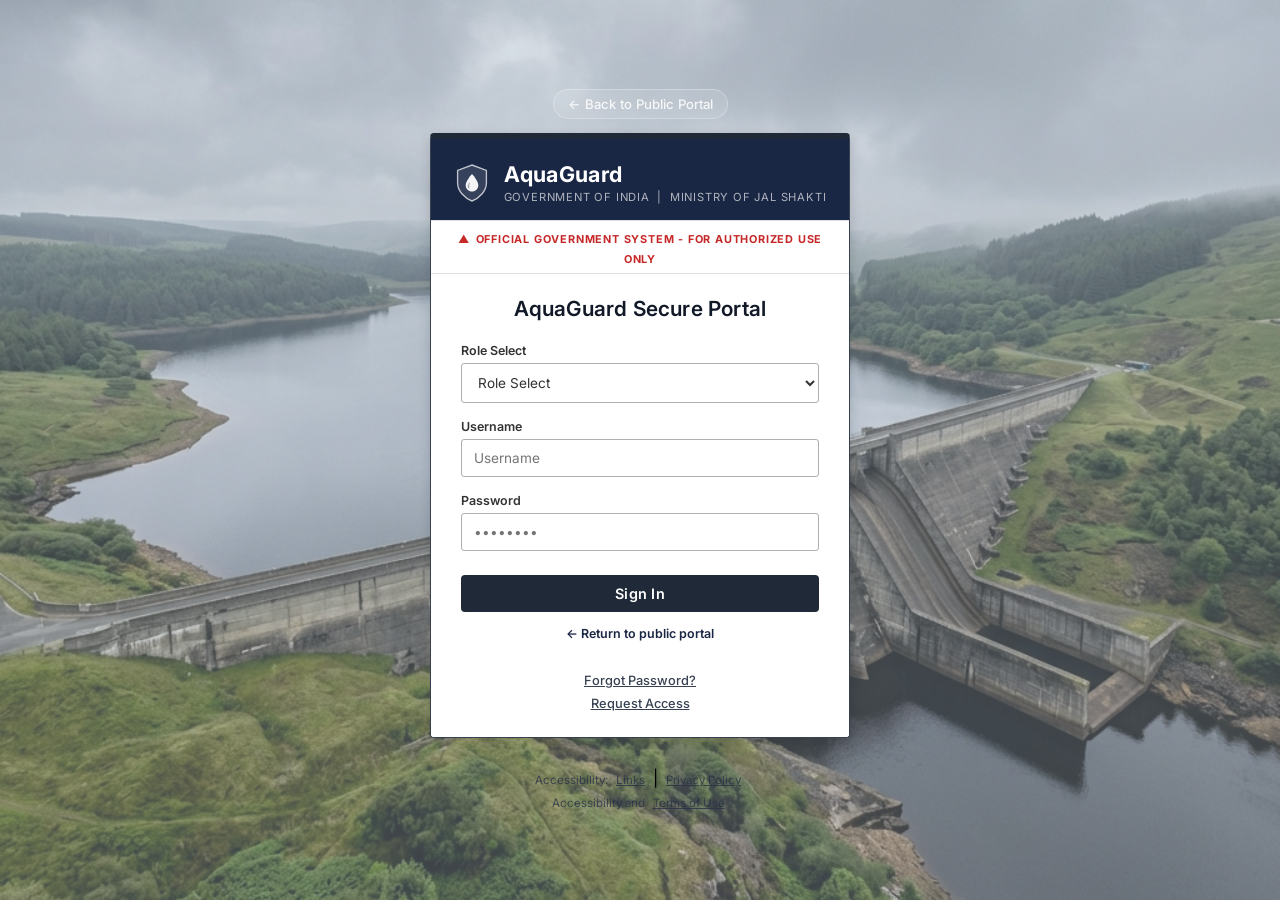
<file: login.html>
<!DOCTYPE html>
<html lang="en">
<head>
    <meta charset="UTF-8">
    <meta name="viewport" content="width=device-width, initial-scale=1.0">
    <title>AquaGuard — Secure Portal Login</title>
    <link rel="preconnect" href="https://fonts.googleapis.com">
    <link href="https://fonts.googleapis.com/css2?family=Inter:wght@400;500;600;700&display=swap" rel="stylesheet">
    <style>
        *, *::before, *::after { margin: 0; padding: 0; box-sizing: border-box; }

        body, html {
            width: 100%; height: 100%;
            font-family: 'Inter', -apple-system, BlinkMacSystemFont, sans-serif;
            overflow: hidden;
        }

        /* ---- Background ---- */
        .login-bg {
            position: fixed; top: 0; left: 0; width: 100%; height: 100%;
            background: url('/static/images/water_bg.png') center/cover no-repeat;
            z-index: 0;
        }
        .login-bg::after {
            content: '';
            position: absolute; top: 0; left: 0; width: 100%; height: 100%;
            background: rgba(180, 195, 210, 0.35);
        }

        /* ---- Centered Card ---- */
        .login-wrapper {
            position: relative; z-index: 10;
            width: 100%; height: 100%;
            display: flex; flex-direction: column;
            align-items: center; justify-content: center;
        }

        .login-card {
            width: 420px;
            max-width: 92vw;
            background: #ffffff;
            border: 1px solid #374151;
            border-top: 6px solid #1f2937;
            border-radius: 4px;
            box-shadow: 0 4px 12px rgba(0, 0, 0, 0.15);
            overflow: hidden;
        }

        /* ---- Logo Header ---- */
        .logo-header {
            display: flex;
            align-items: center;
            justify-content: center;
            gap: 14px;
            padding: 22px 20px 16px;
            background: #1a2744;
        }
        .logo-header .logo-text h2 {
            margin: 0;
            font-size: 1.35rem;
            font-weight: 700;
            color: white;
            letter-spacing: 0.3px;
        }
        .logo-header .logo-text p {
            margin: 3px 0 0;
            font-size: 0.7rem;
            color: rgba(255,255,255,0.65);
            text-transform: uppercase;
            letter-spacing: 0.8px;
        }

        /* ---- Official Warning Banner ---- */
        .official-banner {
            background: #fff;
            padding: 6px 15px;
            text-align: center;
            border-top: 1px solid #e0e0e0;
            border-bottom: 1px solid #e0e0e0;
        }

        .official-banner span {
            color: #c62828;
            font-size: 0.68rem;
            font-weight: 700;
            letter-spacing: 0.8px;
            text-transform: uppercase;
        }

        .official-banner .triangle {
            color: #c62828;
            margin-right: 6px;
        }

        /* ---- Form Body ---- */
        .form-body {
            padding: 22px 30px 20px;
            background: #fff;
        }

        .form-body h2 {
            font-size: 1.3rem;
            font-weight: 600;
            color: #111827;
            text-align: center;
            margin-bottom: 22px;
            letter-spacing: 0.2px;
        }

        .form-group {
            margin-bottom: 16px;
        }

        .form-group label {
            display: block;
            font-size: 0.78rem;
            font-weight: 600;
            color: #333;
            margin-bottom: 5px;
        }

        .form-control {
            width: 100%;
            padding: 10px 12px;
            font-size: 0.85rem;
            font-family: 'Inter', sans-serif;
            border: 1px solid #b0b0b0;
            border-radius: 3px;
            background: #fff;
            color: #333;
            outline: none;
            transition: border-color 0.2s;
        }

        .form-control:focus {
            border-color: #1a2744;
            box-shadow: 0 0 0 2px rgba(26, 39, 68, 0.12);
        }

        select.form-control {
            cursor: pointer;
            appearance: auto;
        }

        .login-btn {
            width: 100%;
            padding: 10px;
            margin-top: 8px;
            background: #1f2937;
            color: #fff;
            border: none;
            border-radius: 4px;
            font-size: 0.9rem;
            font-weight: 600;
            font-family: 'Inter', sans-serif;
            cursor: pointer;
            transition: background 0.2s;
            letter-spacing: 0.3px;
        }

        .login-btn:hover { background: #263a5c; }
        .login-btn:disabled { background: #8899aa; cursor: not-allowed; }

        /* ---- Links ---- */
        .form-links {
            text-align: center;
            padding: 12px 30px 18px;
            background: #fff;
        }

        .form-links a {
            display: block;
            color: #374151;
            font-size: 0.8rem;
            text-decoration: underline;
            margin-bottom: 8px;
            cursor: pointer;
            font-weight: 500;
        }

        .form-links a:hover { color: #1f2937; }

        /* ---- Error ---- */
        .error-msg {
            display: none;
            color: #c62828;
            font-size: 0.8rem;
            margin-top: 12px;
            text-align: center;
            background: #fef2f2;
            border: 1px solid #fca5a5;
            padding: 8px;
            border-radius: 3px;
        }

        .lock-container {
            text-align: center;
            margin-bottom: 10px;
            display: none;
        }
        .lock-container span { font-size: 2.5rem; }

        /* ---- Footer ---- */
        .login-footer {
            text-align: center;
            padding: 16px 0 0;
            position: relative; z-index: 10;
            margin-top: 14px;
        }

        .login-footer span, .login-footer a {
            font-size: 0.72rem;
            color: rgba(40, 50, 70, 0.8);
        }

        .login-footer a {
            text-decoration: underline;
            cursor: pointer;
            margin: 0 4px;
        }

        .login-footer a:hover { color: #1a2744; }

        .login-footer .line2 {
            margin-top: 3px;
        }

        /* ---- Back Button ---- */
        .back-link {
            margin-bottom: 14px;
            text-align: center;
        }
        .back-link a {
            color: rgba(255,255,255,0.85);
            text-decoration: none;
            font-size: 0.82rem;
            font-weight: 500;
            display: inline-flex;
            align-items: center;
            gap: 6px;
            padding: 6px 14px;
            border: 1px solid rgba(255,255,255,0.3);
            border-radius: 20px;
            backdrop-filter: blur(4px);
            background: rgba(255,255,255,0.1);
            transition: all 0.2s;
        }
        .back-link a:hover {
            background: rgba(255,255,255,0.2);
            border-color: rgba(255,255,255,0.6);
            color: white;
        }

        /* ---- Return Link inside form ---- */
        .return-link {
            text-align: center;
            margin-top: 14px;
            font-size: 0.78rem;
            color: #6b7280;
        }
        .return-link a {
            color: #1a2744;
            text-decoration: none;
            font-weight: 600;
        }
        .return-link a:hover { text-decoration: underline; }
    </style>
</head>
<body>
    <div class="login-bg"></div>

    <div class="login-wrapper">
        <!-- Back Button -->
        <div class="back-link">
            <a href="/">&#8592; Back to Public Portal</a>
        </div>

        <div class="login-card">
            <!-- Logo Header -->
            <div class="logo-header">
                <svg width="36" height="40" viewBox="0 0 40 44" fill="none" xmlns="http://www.w3.org/2000/svg">
                  <path d="M20 2 L36 8 L36 22 C36 31 28 39 20 42 C12 39 4 31 4 22 L4 8 Z"
                        fill="rgba(255,255,255,0.12)" stroke="rgba(255,255,255,0.7)" stroke-width="1.5"/>
                  <path d="M20 12 C20 12, 13 19.5, 13 24.5 C13 28.4 16.1 31.5 20 31.5 C23.9 31.5 27 28.4 27 24.5 C27 19.5 20 12 20 12Z"
                        fill="white" opacity="0.95"/>
                  <path d="M17 22 C16 23.5, 15.5 25.5, 16.5 27.5"
                        stroke="rgba(26,39,68,0.4)" stroke-width="1.2" stroke-linecap="round" fill="none"/>
                </svg>
                <div class="logo-text">
                    <h2>AquaGuard</h2>
                    <p>Government of India &nbsp;|&nbsp; Ministry of Jal Shakti</p>
                </div>
            </div>

            <!-- Official Banner -->
            <div class="official-banner">
                <span><span class="triangle">▲</span>OFFICIAL GOVERNMENT SYSTEM - FOR AUTHORIZED USE ONLY</span>
            </div>

            <!-- Form -->
            <div class="form-body">
                <h2>AquaGuard Secure Portal</h2>

                <div class="lock-container" id="lock-icon">
                    <span>🔐</span>
                </div>

                <div class="form-group">
                    <label>Role Select</label>
                    <select class="form-control" id="role-select">
                        <option value="">Role Select</option>
                        <option value="admin">Admin</option>
                        <option value="officer">District Officer</option>
                        <option value="inspector">Field Inspector</option>
                        <option value="guest">Public View</option>
                    </select>
                </div>

                <div class="form-group">
                    <label>Username</label>
                    <input type="text" id="username" class="form-control" placeholder="Username">
                </div>

                <div class="form-group" id="pass-group">
                    <label>Password</label>
                    <input type="password" id="password" class="form-control" placeholder="••••••••">
                </div>

                <div class="form-group" id="twofa-group" style="display: none;">
                    <label>Two-Factor Auth Code</label>
                    <input type="text" id="twofa-code" class="form-control" placeholder="Enter 6-digit code" maxlength="6">
                    <small style="color:#6b7280; font-size: 0.7rem;">Enter any 6 digits for this demo.</small>
                </div>

                <button class="login-btn" id="login-btn" onclick="attemptLogin()">Sign In</button>

                <div class="error-msg" id="error-msg">Invalid credentials — Attempt <span id="attempt-count">1</span>/3</div>

                <div class="return-link">
                    <a href="/">&#8592; Return to public portal</a>
                </div>
            </div>

            <!-- Links -->
            <div class="form-links">
                <a href="javascript:void(0)" onclick="openForgotModal()">Forgot Password?</a>
                <a href="javascript:void(0)" onclick="openRequestModal()">Request Access</a>
            </div>
        </div>

        <!-- Footer -->
        <div class="login-footer">
            <div>
                <span>Accessibility:</span>
                <a href="javascript:void(0)">Links</a> |
                <a href="javascript:void(0)">Privacy Policy</a>
            </div>
            <div class="line2">
                <span>Accessibility and</span>
                <a href="javascript:void(0)">Terms of Use</a>
            </div>
        </div>
    </div>

    <!-- Forgot Password Modal -->
    <div id="forgotModal" style="display:none;position:fixed;inset:0;background:rgba(0,0,0,0.6);z-index:9999;align-items:center;justify-content:center;" onclick="if(event.target===this)closeLModal('forgotModal')">
      <div style="background:#fff;border-radius:6px;width:400px;max-width:92vw;box-shadow:0 20px 60px rgba(0,0,0,0.4);overflow:hidden;">
        <div style="background:#1a2744;color:white;padding:1rem 1.5rem;display:flex;justify-content:space-between;align-items:center;">
          <div style="font-weight:700;">🔑 Forgot Password</div>
          <button onclick="closeLModal('forgotModal')" style="background:rgba(255,255,255,0.15);border:none;color:white;font-size:1.1rem;cursor:pointer;padding:3px 10px;border-radius:4px;">✕</button>
        </div>
        <div style="padding:1.5rem;">
          <p style="color:#64748b;font-size:0.88rem;margin-bottom:1.2rem;">Enter your employee ID and department. A reset link will be sent to your registered government email address.</p>
          <div style="margin-bottom:1rem;">
            <label style="display:block;font-size:0.8rem;font-weight:600;margin-bottom:5px;color:#334155;">Employee ID / Username</label>
            <input type="text" id="forgot-user" placeholder="e.g. admin or EMP-2024-001" style="width:100%;padding:9px 12px;border:1px solid #cbd5e1;border-radius:4px;font-size:0.9rem;font-family:inherit;">
          </div>
          <div style="margin-bottom:1.2rem;">
            <label style="display:block;font-size:0.8rem;font-weight:600;margin-bottom:5px;color:#334155;">Department</label>
            <select id="forgot-dept" style="width:100%;padding:9px 12px;border:1px solid #cbd5e1;border-radius:4px;font-size:0.9rem;font-family:inherit;">
              <option value="">Select Department</option>
              <option>Water Resources — Assam</option>
              <option>Water Resources — Manipur</option>
              <option>Water Resources — Nagaland</option>
              <option>Central Administration</option>
            </select>
          </div>
          <div id="forgot-msg" style="display:none;padding:10px;border-radius:4px;font-size:0.85rem;margin-bottom:1rem;"></div>
          <div style="display:flex;gap:8px;justify-content:flex-end;">
            <button onclick="closeLModal('forgotModal')" style="background:#f1f5f9;border:1px solid #cbd5e1;padding:8px 18px;border-radius:4px;cursor:pointer;font-weight:600;font-size:0.88rem;">Cancel</button>
            <button onclick="submitForgot()" style="background:#1a2744;color:white;border:none;padding:8px 18px;border-radius:4px;cursor:pointer;font-weight:600;font-size:0.88rem;">Send Reset Link</button>
          </div>
        </div>
      </div>
    </div>

    <!-- Request Access Modal -->
    <div id="requestModal" style="display:none;position:fixed;inset:0;background:rgba(0,0,0,0.6);z-index:9999;align-items:center;justify-content:center;" onclick="if(event.target===this)closeLModal('requestModal')">
      <div style="background:#fff;border-radius:6px;width:440px;max-width:92vw;max-height:90vh;overflow-y:auto;box-shadow:0 20px 60px rgba(0,0,0,0.4);overflow:hidden;">
        <div style="background:#1a2744;color:white;padding:1rem 1.5rem;display:flex;justify-content:space-between;align-items:center;">
          <div style="font-weight:700;">📋 Request Portal Access</div>
          <button onclick="closeLModal('requestModal')" style="background:rgba(255,255,255,0.15);border:none;color:white;font-size:1.1rem;cursor:pointer;padding:3px 10px;border-radius:4px;">✕</button>
        </div>
        <div style="padding:1.5rem;">
          <div style="background:#fef3c7;border-left:3px solid #f59e0b;padding:10px 12px;border-radius:3px;font-size:0.82rem;color:#92400e;margin-bottom:1.2rem;">⚠️ Access is granted only to authorised Government of India personnel. Applications are subject to departmental approval.</div>
          <div style="margin-bottom:0.9rem;">
            <label style="display:block;font-size:0.8rem;font-weight:600;margin-bottom:4px;color:#334155;">Full Name *</label>
            <input type="text" id="req-name" placeholder="As per government records" style="width:100%;padding:8px 12px;border:1px solid #cbd5e1;border-radius:4px;font-size:0.88rem;font-family:inherit;">
          </div>
          <div style="margin-bottom:0.9rem;">
            <label style="display:block;font-size:0.8rem;font-weight:600;margin-bottom:4px;color:#334155;">Employee ID *</label>
            <input type="text" id="req-empid" placeholder="e.g. EMP-2024-001" style="width:100%;padding:8px 12px;border:1px solid #cbd5e1;border-radius:4px;font-size:0.88rem;font-family:inherit;">
          </div>
          <div style="margin-bottom:0.9rem;">
            <label style="display:block;font-size:0.8rem;font-weight:600;margin-bottom:4px;color:#334155;">Official Email *</label>
            <input type="email" id="req-email" placeholder="name@gov.in" style="width:100%;padding:8px 12px;border:1px solid #cbd5e1;border-radius:4px;font-size:0.88rem;font-family:inherit;">
          </div>
          <div style="margin-bottom:0.9rem;">
            <label style="display:block;font-size:0.8rem;font-weight:600;margin-bottom:4px;color:#334155;">Role Required *</label>
            <select id="req-role" style="width:100%;padding:8px 12px;border:1px solid #cbd5e1;border-radius:4px;font-size:0.88rem;font-family:inherit;">
              <option value="">Select Role</option>
              <option>District Water Officer</option>
              <option>Field Inspector</option>
              <option>Data Analyst</option>
              <option>State Coordinator</option>
            </select>
          </div>
          <div style="margin-bottom:1.2rem;">
            <label style="display:block;font-size:0.8rem;font-weight:600;margin-bottom:4px;color:#334155;">Justification</label>
            <textarea id="req-reason" placeholder="Briefly describe why you need access..." style="width:100%;padding:8px 12px;border:1px solid #cbd5e1;border-radius:4px;font-size:0.88rem;font-family:inherit;min-height:70px;resize:vertical;"></textarea>
          </div>
          <div id="req-msg" style="display:none;padding:10px;border-radius:4px;font-size:0.85rem;margin-bottom:1rem;"></div>
          <div style="display:flex;gap:8px;justify-content:flex-end;">
            <button onclick="closeLModal('requestModal')" style="background:#f1f5f9;border:1px solid #cbd5e1;padding:8px 18px;border-radius:4px;cursor:pointer;font-weight:600;font-size:0.88rem;">Cancel</button>
            <button onclick="submitRequest()" style="background:#1a2744;color:white;border:none;padding:8px 18px;border-radius:4px;cursor:pointer;font-weight:600;font-size:0.88rem;">Submit Application</button>
          </div>
        </div>
      </div>
    </div>

    <script>
        let attempts = 0;
        let locked = false;


        async function attemptLogin() {
            if (locked) return;

            const btn = document.getElementById('login-btn');
            const user = document.getElementById('username').value;
            const pass = document.getElementById('password').value;
            const err = document.getElementById('error-msg');
            const attemptSpan = document.getElementById('attempt-count');

            const twoFaGroup = document.getElementById('twofa-group');
            const twoFaCode = document.getElementById('twofa-code').value;

            // Mock 2FA step
            if (twoFaGroup.style.display === 'none') {
                // Initial check of credentials
                btn.innerHTML = 'Verifying Credentials...';
                btn.disabled = true;

                try {
                    const res = await fetch('/login', {
                        method: 'POST',
                        headers: {'Content-Type': 'application/json'},
                        body: JSON.stringify({username: user, password: pass})
                    });
                    const data = await res.json();
                    
                    if (data.success) {
                        // Show 2FA input
                        document.getElementById('role-select').parentElement.style.display = 'none';
                        document.getElementById('username').parentElement.style.display = 'none';
                        document.getElementById('pass-group').style.display = 'none';
                        twoFaGroup.style.display = 'block';
                        btn.innerHTML = 'Verify Code';
                        btn.disabled = false;
                        document.getElementById('twofa-code').focus();
                    } else {
                        handleFailure(err, attemptSpan, btn);
                    }
                } catch (e) {
                    handleFailure(err, attemptSpan, btn);
                }
                return;
            }

            // 2FA verification step
            if (twoFaCode.length < 6) {
                err.innerHTML = 'Please enter a 6-digit code.';
                err.style.display = 'block';
                return;
            }

            btn.innerHTML = 'Authenticating...';
            btn.disabled = true;

            try {
                const res = await fetch('/login', {
                    method: 'POST',
                    headers: {'Content-Type': 'application/json'},
                    body: JSON.stringify({username: user, password: pass})
                });

                const data = await res.json();

                if (data.success) {
                    localStorage.setItem('user_role', data.role);
                    localStorage.setItem('username', data.username);
                    localStorage.setItem('jwt_exp', Math.floor(Date.now() / 1000) + 7200);

                    btn.innerHTML = 'Success — Redirecting...';
                    setTimeout(() => window.location.href = data.redirect, 800);
                } else {
                    handleFailure(err, attemptSpan, btn);
                }
            } catch (e) {
                handleFailure(err, attemptSpan, btn);
            }
        }

        function handleFailure(err, attemptSpan, btn) {
            attempts++;
            err.style.display = 'block';
            attemptSpan.innerText = attempts;

            if (attempts >= 3) {
                locked = true;
                err.innerHTML = 'Account locked. Try again in <span id="lock-timer">300</span>s';
                document.getElementById('lock-icon').style.display = 'block';
                startLockTimer(300);
            } else {
                btn.innerHTML = 'Sign In';
                btn.disabled = false;
            }
        }

        function startLockTimer(seconds) {
            let s = seconds;
            const timer = setInterval(() => {
                s--;
                const el = document.getElementById('lock-timer');
                if(el) el.innerText = s;
                if (s <= 0) {
                    clearInterval(timer);
                    locked = false;
                    attempts = 0;
                    document.getElementById('error-msg').style.display = 'none';
                    document.getElementById('lock-icon').style.display = 'none';
                    const btn = document.getElementById('login-btn');
                    btn.innerHTML = 'Sign In';
                    btn.disabled = false;
                }
            }, 1000);
        }

        // Allow Enter key to submit
        document.addEventListener('keydown', (e) => {
            if (e.key === 'Enter') attemptLogin();
        });

        function openForgotModal() {
            document.getElementById('forgotModal').style.display = 'flex';
            document.body.style.overflow = 'hidden';
        }

        function openRequestModal() {
            document.getElementById('requestModal').style.display = 'flex';
            document.body.style.overflow = 'hidden';
        }

        function closeLModal(id) {
            document.getElementById(id).style.display = 'none';
            document.body.style.overflow = '';
        }

        function submitForgot() {
            const user = document.getElementById('forgot-user').value.trim();
            const dept = document.getElementById('forgot-dept').value;
            const msg = document.getElementById('forgot-msg');
            if (!user || !dept) {
                msg.style.background = '#fee2e2';
                msg.style.borderColor = '#fecaca';
                msg.style.color = '#991b1b';
                msg.innerText = '⚠️ Please fill in both fields.';
                msg.style.display = 'block';
                return;
            }
            msg.style.background = '#dcfce7';
            msg.style.borderColor = '#86efac';
            msg.style.color = '#166534';
            msg.innerHTML = '✅ Reset instructions have been sent to your registered government email. Please check your inbox within 15 minutes.';
            msg.style.display = 'block';
            document.getElementById('forgot-user').value = '';
            document.getElementById('forgot-dept').value = '';
        }

        function submitRequest() {
            const name = document.getElementById('req-name').value.trim();
            const empid = document.getElementById('req-empid').value.trim();
            const email = document.getElementById('req-email').value.trim();
            const role = document.getElementById('req-role').value;
            const msg = document.getElementById('req-msg');
            if (!name || !empid || !email || !role) {
                msg.style.background = '#fee2e2';
                msg.style.borderColor = '#fecaca';
                msg.style.color = '#991b1b';
                msg.innerText = '⚠️ Please fill all required fields.';
                msg.style.display = 'block';
                return;
            }
            const refNo = 'REQ-' + new Date().getFullYear() + '-' + Math.floor(Math.random()*90000+10000);
            msg.style.background = '#dcfce7';
            msg.style.borderColor = '#86efac';
            msg.style.color = '#166534';
            msg.innerHTML = `✅ Application submitted successfully.<br>Reference No: <strong>${refNo}</strong><br><small>You will be contacted at ${email} within 3–5 working days.</small>`;
            msg.style.display = 'block';
            ['req-name','req-empid','req-email','req-reason'].forEach(id => document.getElementById(id).value = '');
            document.getElementById('req-role').value = '';
        }
    </script>
</body>
</html>
</file>
